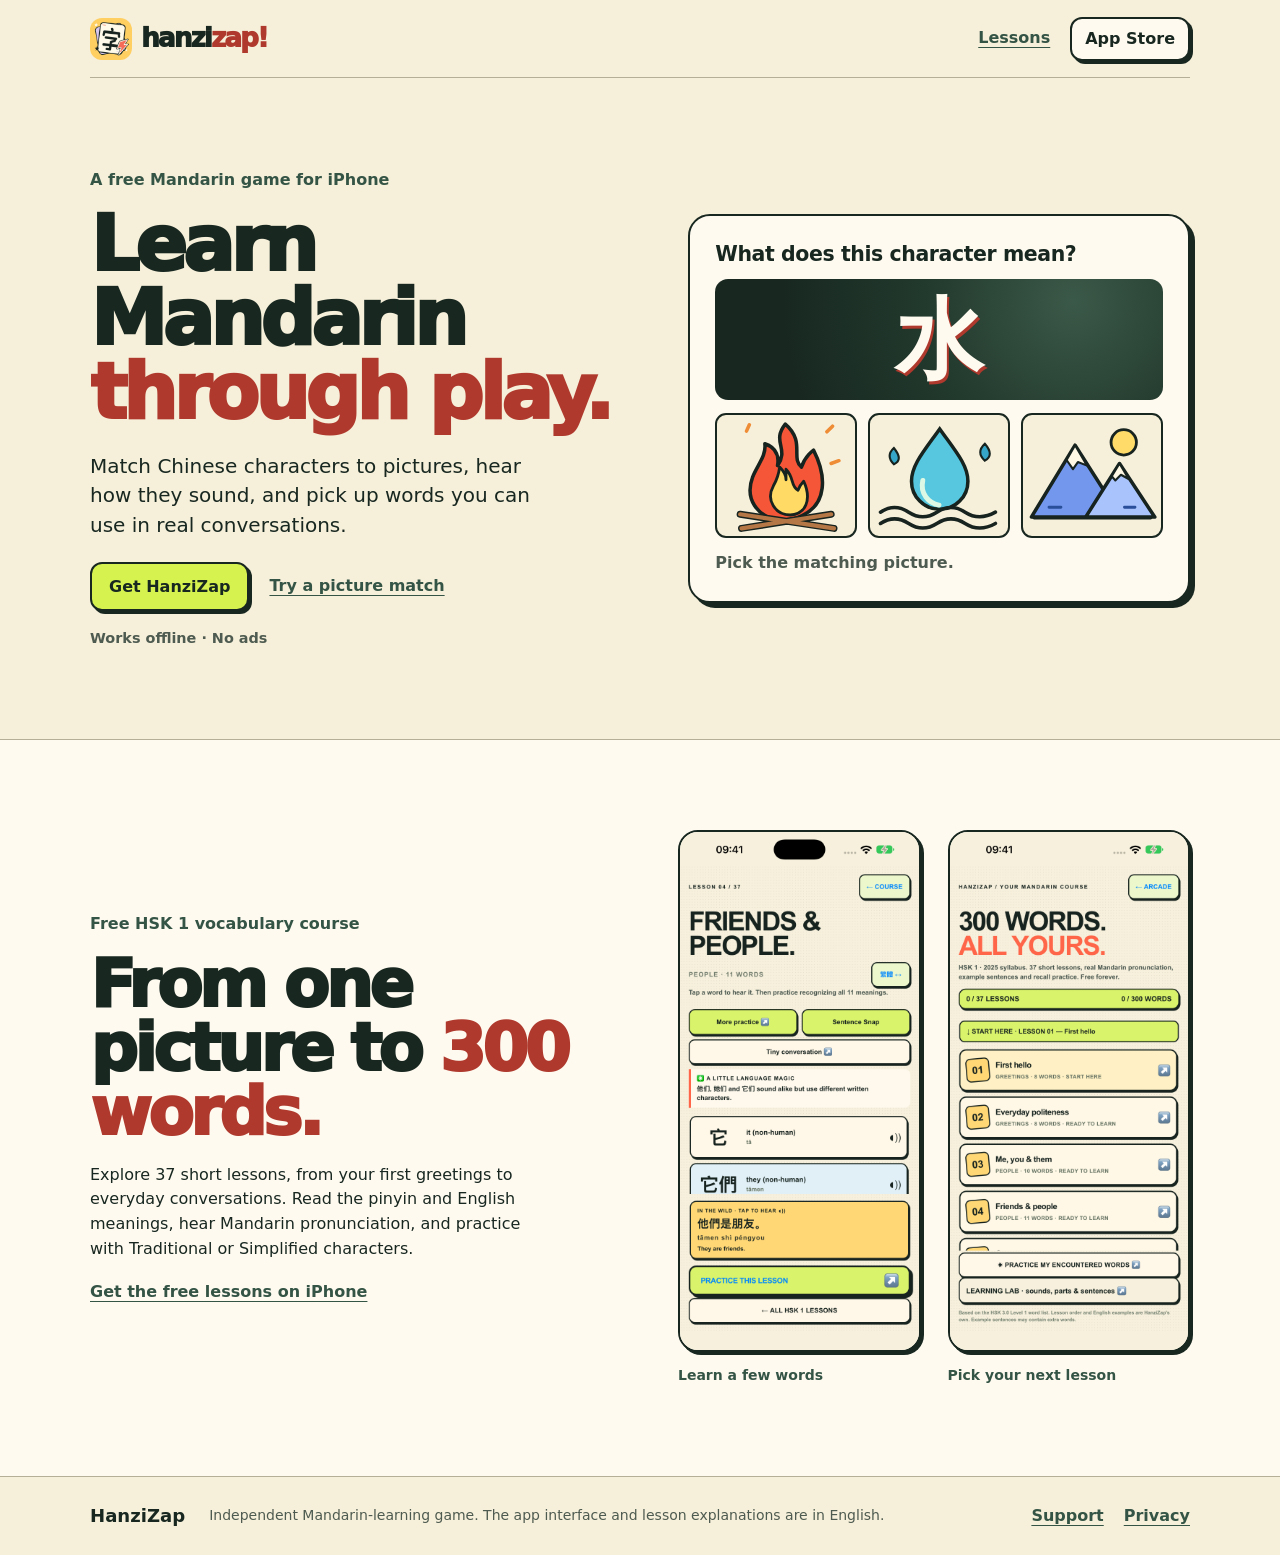
<file: index.html>
<!doctype html>
<html lang="en">
<head>
  <meta charset="utf-8">
  <meta name="viewport" content="width=device-width, initial-scale=1">
  <meta name="theme-color" content="#f6efd9">
  <meta name="description" content="Try a Mandarin picture match, then keep playing in HanziZap. Learn 300 HSK 1 words in 37 free beginner lessons on iPhone.">
  <meta property="og:type" content="website">
  <meta property="og:title" content="HanziZap · Learn Mandarin through play">
  <meta property="og:description" content="Match a character to a picture. Try a free round of HanziZap, then explore 37 beginner Mandarin lessons.">
  <meta property="og:url" content="https://hanzizap.com/">
  <meta property="og:image" content="https://hanzizap.com/funnel-assets/share.jpg">
  <meta name="twitter:card" content="summary_large_image">
  <link rel="canonical" href="https://hanzizap.com/">
  <link rel="icon" href="funnel-assets/app-icon.png" type="image/png">
  <link rel="stylesheet" href="funnel.css">
  <script src="funnel.js" defer></script>
  <title>HanziZap · Learn Mandarin through play</title>
</head>
<body>
  <a class="skip-link" href="#main">Skip to content</a>
  <header class="site-header shell">
    <a class="brand" href="#top" aria-label="HanziZap home">
      <img src="funnel-assets/app-icon.png" alt="" width="42" height="42">
      <span>hanzi<span class="brand-accent">zap!</span></span>
    </a>
    <nav aria-label="Main navigation">
      <a class="section-link" href="#lessons">Lessons</a>
      <a class="store-button store-button-small" data-store-link href="https://apps.apple.com/app/apple-store/id6828745593?pt=120207506&amp;ct=website&amp;mt=8">App Store</a>
    </nav>
  </header>

  <main id="main">
    <section class="hero shell" id="top" aria-labelledby="hero-title">
      <div class="hero-copy">
        <p class="hero-label">A free Mandarin game for iPhone</p>
        <h1 id="hero-title">Learn Mandarin <span>through play.</span></h1>
        <p class="hero-description">Match Chinese characters to pictures, hear how they sound, and pick up words you can use in real conversations.</p>
        <div class="hero-actions">
          <a class="store-button" data-store-link href="https://apps.apple.com/app/apple-store/id6828745593?pt=120207506&amp;ct=website&amp;mt=8">Get HanziZap</a>
          <a class="section-link" href="#try">Try a picture match</a>
        </div>
        <p class="hero-facts">Works offline · No ads</p>
      </div>

      <section class="game-card" id="try" aria-labelledby="demo-title">
        <h2 id="demo-title">What does this character mean?</h2>
        <div class="demo" data-demo hidden>
          <p class="character" data-character lang="zh-Hant" tabindex="-1">水</p>
          <div class="choices" role="group" aria-label="Pick the matching picture">
            <button type="button" class="choice" data-choice="">
              <img src="funnel-assets/fire.svg" alt="Fire" width="190" height="166">
              <span class="choice-mark" aria-hidden="true"></span>
            </button>
            <button type="button" class="choice" data-choice="">
              <img src="funnel-assets/water.svg" alt="Water" width="190" height="166">
              <span class="choice-mark" aria-hidden="true"></span>
            </button>
            <button type="button" class="choice" data-choice="">
              <img src="funnel-assets/mountain.svg" alt="Mountain" width="190" height="166">
              <span class="choice-mark" aria-hidden="true"></span>
            </button>
          </div>
          <p class="feedback" data-feedback role="status">Pick the matching picture.</p>
          <div class="game-actions" data-game-actions hidden>
            <a class="store-button" data-store-link href="https://apps.apple.com/app/apple-store/id6828745593?pt=120207506&amp;ct=website&amp;mt=8">Keep playing on iPhone</a>
            <button type="button" class="section-link replay" data-next>Try another</button>
          </div>
        </div>
        <noscript>
          <div class="demo-fallback">
            <p class="character" lang="zh-Hant">水</p>
            <p>Shuǐ means water.</p>
            <a class="store-button" href="https://apps.apple.com/app/apple-store/id6828745593?pt=120207506&amp;ct=website&amp;mt=8">Play the game on iPhone</a>
          </div>
        </noscript>
      </section>
    </section>

    <section class="lesson-section" id="lessons" aria-labelledby="lesson-title">
      <div class="shell lesson-layout">
        <div class="lesson-copy">
          <p class="lesson-label">Free HSK 1 vocabulary course</p>
          <h2 id="lesson-title">From one picture to <span>300 words.</span></h2>
          <p>Explore 37 short lessons, from your first greetings to everyday conversations. Read the pinyin and English meanings, hear Mandarin pronunciation, and practice with Traditional or Simplified characters.</p>
          <a class="section-link" data-store-link href="https://apps.apple.com/app/apple-store/id6828745593?pt=120207506&amp;ct=website&amp;mt=8">Get the free lessons on iPhone</a>
        </div>
        <div class="screens">
          <figure>
            <img src="funnel-assets/lesson.png" alt="HanziZap lesson with Mandarin vocabulary, pinyin, and English meanings" width="1320" height="2868" loading="lazy">
            <figcaption>Learn a few words</figcaption>
          </figure>
          <figure>
            <img src="funnel-assets/course.png" alt="HanziZap course screen with a list of beginner Mandarin lessons" width="1320" height="2868" loading="lazy">
            <figcaption>Pick your next lesson</figcaption>
          </figure>
        </div>
      </div>
    </section>
  </main>

  <footer class="site-footer shell">
    <span class="footer-brand">HanziZap</span>
    <p>Independent Mandarin-learning game. The app interface and lesson explanations are in English.</p>
    <nav aria-label="Footer">
      <a class="section-link" href="support.html">Support</a>
      <a class="section-link" href="privacy.html">Privacy</a>
    </nav>
  </footer>
</body>
</html>
</file>
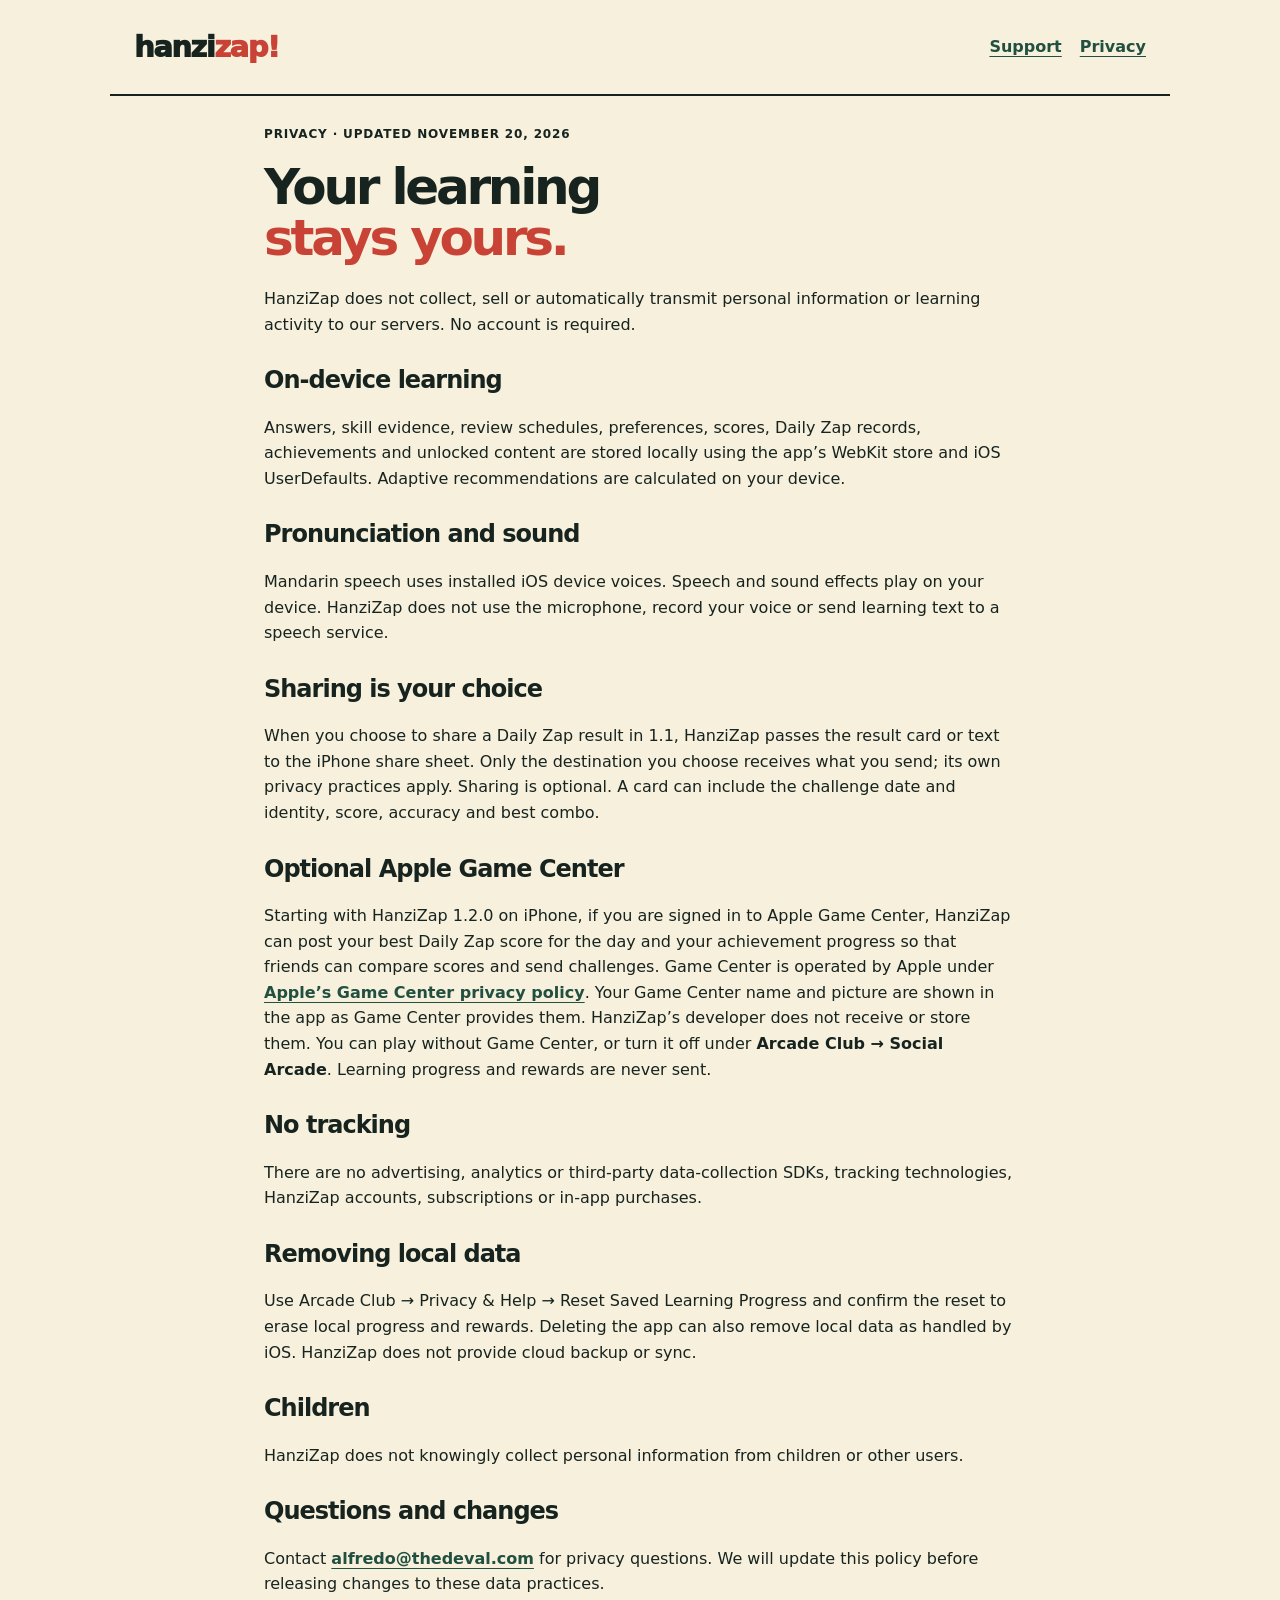
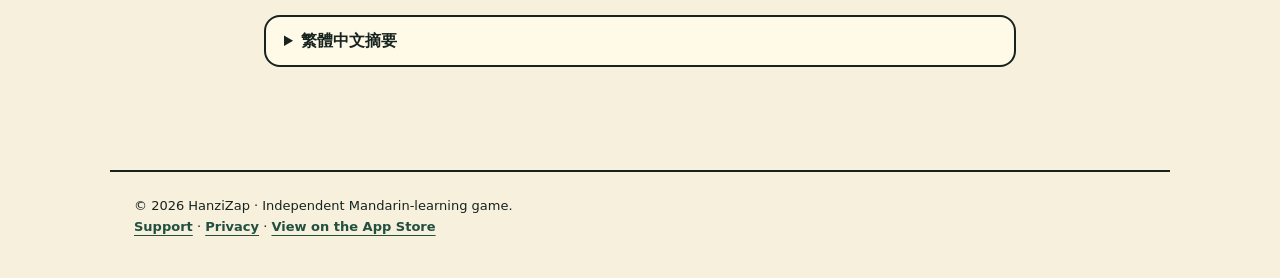
<file: privacy.html>
<!doctype html><html lang="en"><head><meta charset="utf-8"><meta name="viewport" content="width=device-width,initial-scale=1"><meta name="theme-color" content="#f6f0dc"><meta name="description" content="HanziZap turns beginner Mandarin into illustrated arcade games and 37 free HSK 1 lessons. Learn offline, without ads or an account."><title>Privacy · HanziZap</title><style>*{box-sizing:border-box}body{margin:0;background:#f6f0dc;color:#17231f;font-family:system-ui,-apple-system,sans-serif;line-height:1.6;background-image:radial-gradient(#17231f18 .7px,transparent .7px);background-size:8px 8px}header,main,footer{max-width:1060px;margin:auto;padding:24px}header{display:flex;align-items:center;justify-content:space-between;gap:16px;flex-wrap:wrap;border-bottom:2px solid #17231f}header>a{font-size:29px;font-weight:950;letter-spacing:-1.5px;text-decoration:none;color:#17231f}header>a span,.accent{color:#c84235}nav{display:flex;gap:18px;flex-wrap:wrap}a{color:#214f40;font-weight:800;text-underline-offset:4px}a:focus-visible,summary:focus-visible{outline:3px solid #c84235;outline-offset:4px}h1{font-size:clamp(40px,7vw,78px);letter-spacing:-.065em;line-height:1.02;margin:16px 0 22px}h2{font-size:26px;letter-spacing:-1px;line-height:1.15;margin-top:30px}p{font-size:17px;max-width:760px}small,.eyebrow{font-size:12px;font-weight:850;letter-spacing:.07em}.hero{display:grid;grid-template-columns:1fr 230px;gap:40px;align-items:center;padding:35px 0}.icon{width:230px;height:230px;border-radius:50px;transform:rotate(5deg);box-shadow:7px 9px 0 #17231f}.button{display:inline-block;padding:14px 24px;min-height:48px;border:2px solid #17231f;border-radius:15px;background:#def166;color:#17231f;text-decoration:none;box-shadow:4px 5px 0 #17231f;margin:10px 8px 16px 0}.grid{display:grid;grid-template-columns:repeat(3,1fr);gap:18px}.card{padding:22px;border:2px solid #17231f;border-radius:20px;background:#fff9e7;box-shadow:4px 5px 0 #17231f}.card h2{margin:0 0 12px}.card p{font-size:15px;margin-bottom:0}.next{background:#ffd775;border:2px solid #17231f;border-radius:22px;padding:28px;margin:32px 0}.next h2{font-size:36px;margin-top:8px}.next p{max-width:860px}.prose{max-width:800px;padding-bottom:50px}.prose h1{font-size:50px}.prose h2{font-size:24px}.prose p,.prose li{font-size:16px}.notice{border-left:5px solid #c84235;padding:8px 18px;background:#fff9e7}footer{border-top:2px solid #17231f;margin-top:35px;font-size:13px;padding-bottom:40px}details{border:2px solid #17231f;border-radius:16px;padding:0 18px;background:#fff9e7;margin:18px 0}summary{min-height:48px;align-content:center;cursor:pointer;font-weight:800}@media(max-width:720px){.hero{grid-template-columns:1fr;gap:20px}.icon{width:140px;height:140px;grid-row:1}.grid{grid-template-columns:1fr}.next{padding:20px}header,main,footer{padding:20px}.prose h1{font-size:39px}}@media(prefers-reduced-motion:reduce){*{scroll-behavior:auto}}</style></head><body><header><a href="index.html" aria-label="HanziZap home">hanzi<span>zap!</span></a><nav aria-label="Main"><a href="support.html">Support</a><a href="privacy.html">Privacy</a></nav></header><main class="prose"><span class="eyebrow">PRIVACY · UPDATED NOVEMBER 20, 2026</span><h1>Your learning<br><span class="accent">stays yours.</span></h1><p>HanziZap does not collect, sell or automatically transmit personal information or learning activity to our servers. No account is required.</p><h2>On-device learning</h2><p>Answers, skill evidence, review schedules, preferences, scores, Daily Zap records, achievements and unlocked content are stored locally using the app’s WebKit store and iOS UserDefaults. Adaptive recommendations are calculated on your device.</p><h2>Pronunciation and sound</h2><p>Mandarin speech uses installed iOS device voices. Speech and sound effects play on your device. HanziZap does not use the microphone, record your voice or send learning text to a speech service.</p><h2>Sharing is your choice</h2><p>When you choose to share a Daily Zap result in 1.1, HanziZap passes the result card or text to the iPhone share sheet. Only the destination you choose receives what you send; its own privacy practices apply. Sharing is optional. A card can include the challenge date and identity, score, accuracy and best combo.</p><h2>Optional Apple Game Center</h2>
<p>Starting with HanziZap 1.2.0 on iPhone, if you are signed in to Apple Game Center, HanziZap can post your best Daily Zap score for the day and your achievement progress so that friends can compare scores and send challenges. Game Center is operated by Apple under <a href="https://www.apple.com/legal/privacy/data/en/game-center/">Apple’s Game Center privacy policy</a>. Your Game Center name and picture are shown in the app as Game Center provides them. HanziZap’s developer does not receive or store them. You can play without Game Center, or turn it off under <strong>Arcade Club → Social Arcade</strong>. Learning progress and rewards are never sent.</p>
<h2>No tracking</h2><p>There are no advertising, analytics or third-party data-collection SDKs, tracking technologies, HanziZap accounts, subscriptions or in-app purchases.</p><h2>Removing local data</h2><p>Use Arcade Club → Privacy &amp; Help → Reset Saved Learning Progress and confirm the reset to erase local progress and rewards. Deleting the app can also remove local data as handled by iOS. HanziZap does not provide cloud backup or sync.</p><h2>Children</h2><p>HanziZap does not knowingly collect personal information from children or other users.</p><h2>Questions and changes</h2><p>Contact <a href="mailto:alfredo@thedeval.com?subject=HanziZap%20Privacy">alfredo@thedeval.com</a> for privacy questions. We will update this policy before releasing changes to these data practices.</p><details><summary lang="zh-Hant">繁體中文摘要</summary><p lang="zh-Hant">學習紀錄、複習安排、成績與獎勵保存在裝置上；個人化練習也在裝置上計算。HanziZap 不蒐集個人資料，不含廣告、分析或追蹤工具，也不使用麥克風。若你選擇分享，成績卡或文字會透過系統分享功能傳給你選定的服務。重設或刪除 App 可能會永久移除本機進度；目前沒有雲端同步或備份。</p>
<p lang="zh-Hant">從 iPhone 版 HanziZap 1.2.0 起，若你登入 Apple Game Center，HanziZap 可將當天的每日 Zap 最高分及 Game Center 成就進度傳送給 Apple，讓好友比較成績與發送挑戰。Game Center 由 Apple 營運，適用 <a href="https://www.apple.com/legal/privacy/data/en/game-center/">Apple 的 Game Center 隱私權說明</a>。遊戲會顯示 Apple 提供的 Game Center 名稱與照片。HanziZap 的開發者不會接收或儲存這些資料。你可以離線遊玩，也可以在 <strong>Arcade Club → Social Arcade</strong> 關閉 Game Center。學習進度與獎勵仍保留在裝置上。</p>
</details></main><footer>© 2026 HanziZap · Independent Mandarin-learning game.<br><a href="support.html">Support</a> · <a href="privacy.html">Privacy</a> · <a href="https://apps.apple.com/app/id6828745593">View on the App Store</a></footer></body></html>
</file>
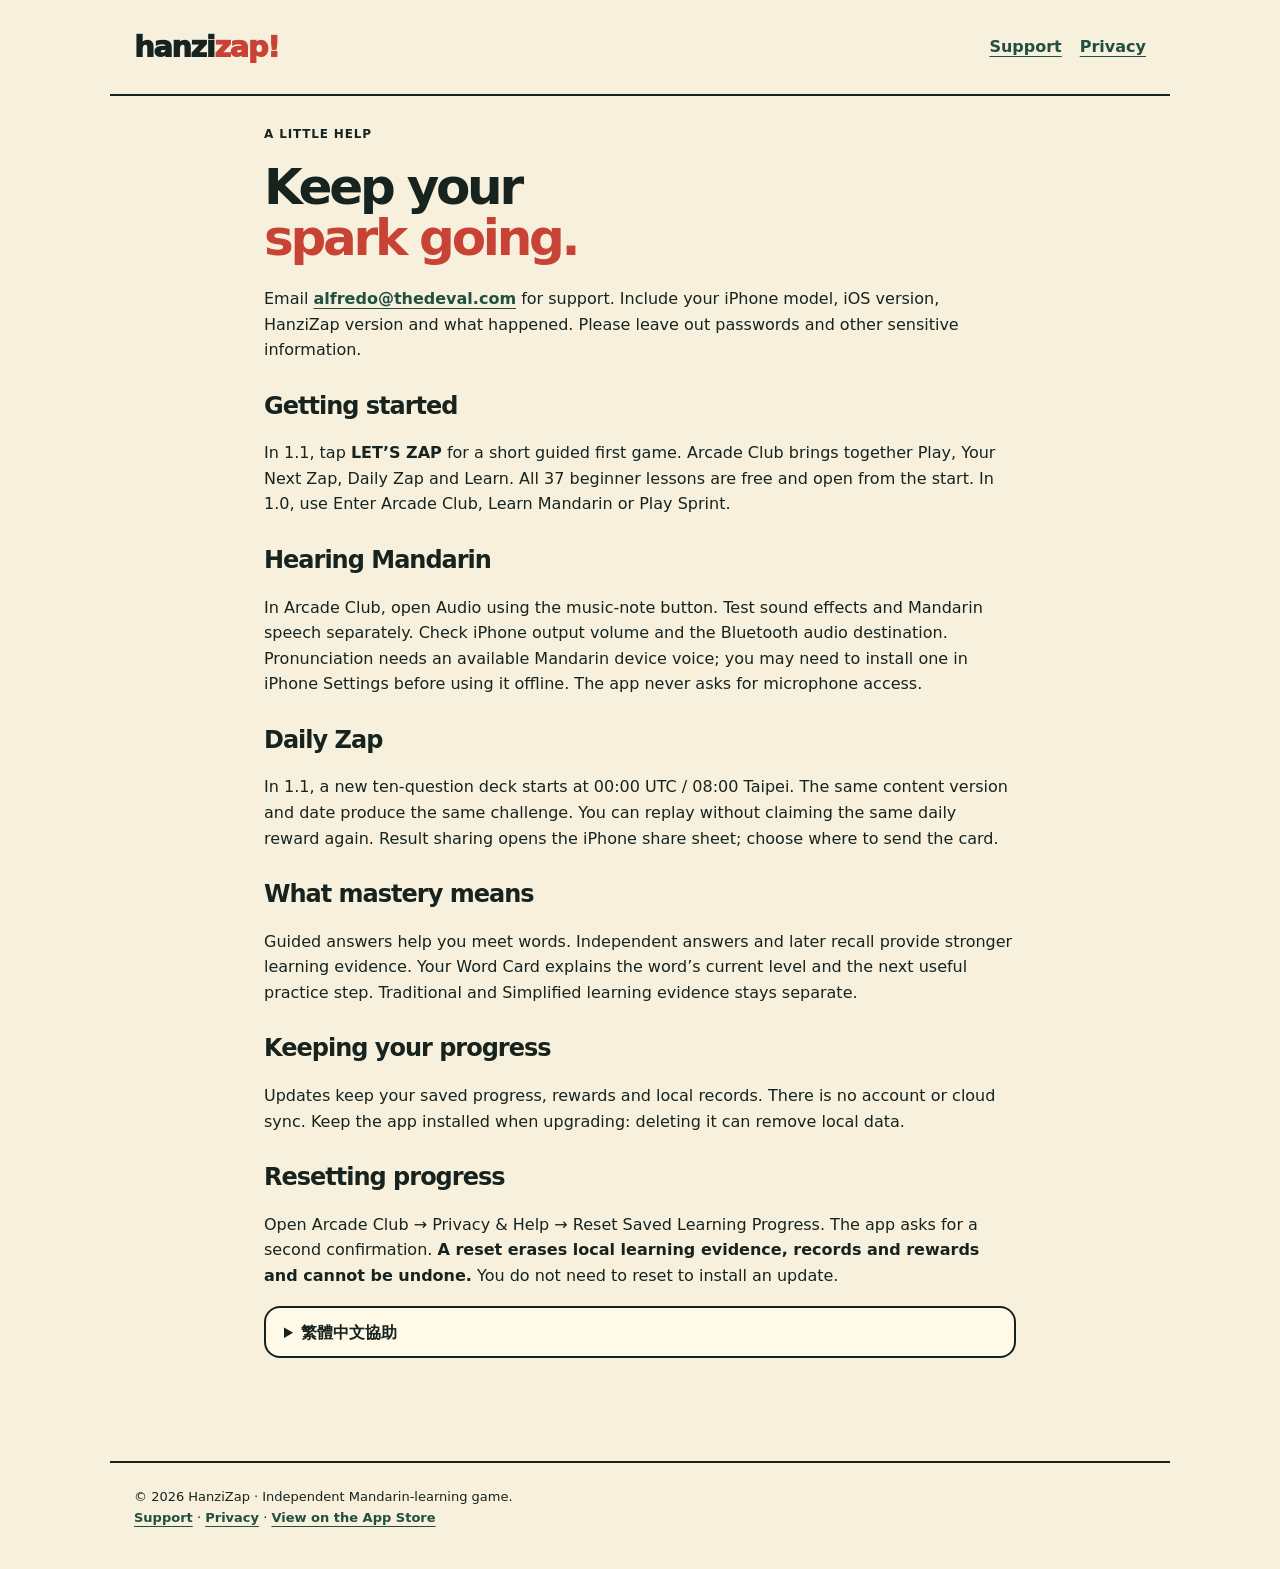
<file: support.html>
<!doctype html><html lang="en"><head><meta charset="utf-8"><meta name="viewport" content="width=device-width,initial-scale=1"><meta name="theme-color" content="#f6f0dc"><meta name="description" content="HanziZap turns beginner Mandarin into illustrated arcade games and 37 free HSK 1 lessons. Learn offline, without ads or an account."><title>Support · HanziZap</title><style>*{box-sizing:border-box}body{margin:0;background:#f6f0dc;color:#17231f;font-family:system-ui,-apple-system,sans-serif;line-height:1.6;background-image:radial-gradient(#17231f18 .7px,transparent .7px);background-size:8px 8px}header,main,footer{max-width:1060px;margin:auto;padding:24px}header{display:flex;align-items:center;justify-content:space-between;gap:16px;flex-wrap:wrap;border-bottom:2px solid #17231f}header>a{font-size:29px;font-weight:950;letter-spacing:-1.5px;text-decoration:none;color:#17231f}header>a span,.accent{color:#c84235}nav{display:flex;gap:18px;flex-wrap:wrap}a{color:#214f40;font-weight:800;text-underline-offset:4px}a:focus-visible,summary:focus-visible{outline:3px solid #c84235;outline-offset:4px}h1{font-size:clamp(40px,7vw,78px);letter-spacing:-.065em;line-height:1.02;margin:16px 0 22px}h2{font-size:26px;letter-spacing:-1px;line-height:1.15;margin-top:30px}p{font-size:17px;max-width:760px}small,.eyebrow{font-size:12px;font-weight:850;letter-spacing:.07em}.hero{display:grid;grid-template-columns:1fr 230px;gap:40px;align-items:center;padding:35px 0}.icon{width:230px;height:230px;border-radius:50px;transform:rotate(5deg);box-shadow:7px 9px 0 #17231f}.button{display:inline-block;padding:14px 24px;min-height:48px;border:2px solid #17231f;border-radius:15px;background:#def166;color:#17231f;text-decoration:none;box-shadow:4px 5px 0 #17231f;margin:10px 8px 16px 0}.grid{display:grid;grid-template-columns:repeat(3,1fr);gap:18px}.card{padding:22px;border:2px solid #17231f;border-radius:20px;background:#fff9e7;box-shadow:4px 5px 0 #17231f}.card h2{margin:0 0 12px}.card p{font-size:15px;margin-bottom:0}.next{background:#ffd775;border:2px solid #17231f;border-radius:22px;padding:28px;margin:32px 0}.next h2{font-size:36px;margin-top:8px}.next p{max-width:860px}.prose{max-width:800px;padding-bottom:50px}.prose h1{font-size:50px}.prose h2{font-size:24px}.prose p,.prose li{font-size:16px}.notice{border-left:5px solid #c84235;padding:8px 18px;background:#fff9e7}footer{border-top:2px solid #17231f;margin-top:35px;font-size:13px;padding-bottom:40px}details{border:2px solid #17231f;border-radius:16px;padding:0 18px;background:#fff9e7;margin:18px 0}summary{min-height:48px;align-content:center;cursor:pointer;font-weight:800}@media(max-width:720px){.hero{grid-template-columns:1fr;gap:20px}.icon{width:140px;height:140px;grid-row:1}.grid{grid-template-columns:1fr}.next{padding:20px}header,main,footer{padding:20px}.prose h1{font-size:39px}}@media(prefers-reduced-motion:reduce){*{scroll-behavior:auto}}</style></head><body><header><a href="index.html" aria-label="HanziZap home">hanzi<span>zap!</span></a><nav aria-label="Main"><a href="support.html">Support</a><a href="privacy.html">Privacy</a></nav></header><main class="prose"><span class="eyebrow">A LITTLE HELP</span><h1>Keep your<br><span class="accent">spark going.</span></h1><p>Email <a href="mailto:alfredo@thedeval.com?subject=HanziZap%20Support">alfredo@thedeval.com</a> for support. Include your iPhone model, iOS version, HanziZap version and what happened. Please leave out passwords and other sensitive information.</p><h2>Getting started</h2><p>In 1.1, tap <strong>LET’S ZAP</strong> for a short guided first game. Arcade Club brings together Play, Your Next Zap, Daily Zap and Learn. All 37 beginner lessons are free and open from the start. In 1.0, use Enter Arcade Club, Learn Mandarin or Play Sprint.</p><h2>Hearing Mandarin</h2><p>In Arcade Club, open Audio using the music-note button. Test sound effects and Mandarin speech separately. Check iPhone output volume and the Bluetooth audio destination. Pronunciation needs an available Mandarin device voice; you may need to install one in iPhone Settings before using it offline. The app never asks for microphone access.</p><h2>Daily Zap</h2><p>In 1.1, a new ten-question deck starts at 00:00 UTC / 08:00 Taipei. The same content version and date produce the same challenge. You can replay without claiming the same daily reward again. Result sharing opens the iPhone share sheet; choose where to send the card.</p><h2>What mastery means</h2><p>Guided answers help you meet words. Independent answers and later recall provide stronger learning evidence. Your Word Card explains the word’s current level and the next useful practice step. Traditional and Simplified learning evidence stays separate.</p><h2>Keeping your progress</h2><p>Updates keep your saved progress, rewards and local records. There is no account or cloud sync. Keep the app installed when upgrading: deleting it can remove local data.</p><h2>Resetting progress</h2><p>Open Arcade Club → Privacy &amp; Help → Reset Saved Learning Progress. The app asks for a second confirmation. <strong>A reset erases local learning evidence, records and rewards and cannot be undone.</strong> You do not need to reset to install an update.</p><details><summary lang="zh-Hant">繁體中文協助</summary><div lang="zh-Hant"><p>需要協助，請寄信至 <a href="mailto:alfredo@thedeval.com">alfredo@thedeval.com</a>，並附上 iPhone 型號、iOS 版本、HanziZap 版本及問題發生步驟。</p><p>1.1 版可從 LET’S ZAP 開始引導遊戲。發音需要裝置上可用的華語語音；離線使用前，可能需先在 iPhone 設定中安裝語音。介面與解說以英文呈現，學習漢字可切換繁體或簡體。</p><p>更新會保留既有進度。請直接更新，不需刪除或重設 App；刪除或重設可能會永久移除本機進度。</p></div></details></main><footer>© 2026 HanziZap · Independent Mandarin-learning game.<br><a href="support.html">Support</a> · <a href="privacy.html">Privacy</a> · <a href="https://apps.apple.com/app/id6828745593">View on the App Store</a></footer></body></html>
</file>
<file: funnel.css>
:root {
  color-scheme: light;
  --background: #f6efd9;
  --paper: #fffaf0;
  --ink: #182821;
  --muted: #4e5b50;
  --line: #b4af96;
  --lime: #d6f24f;
  --red: #af392d;
  --green: #345445;
  --yellow: #ffe29b;
  --shadow: 5px 5px 0 var(--ink);
  font-family: system-ui, -apple-system, BlinkMacSystemFont, sans-serif;
}

*, *::before, *::after {
  box-sizing: border-box;
}

[hidden] {
  display: none !important;
}

html {
  scroll-behavior: smooth;
}

body {
  margin: 0;
  color: var(--ink);
  background: var(--background);
  line-height: 1.55;
}

button {
  font: inherit;
}

a {
  color: inherit;
}

img {
  display: block;
  max-width: 100%;
}

:focus-visible {
  outline: 3px solid var(--red);
  outline-offset: 4px;
}

.shell {
  width: min(1100px, calc(100% - 48px));
  margin-inline: auto;
}

.skip-link {
  position: fixed;
  z-index: 2;
  inset: 12px auto auto 12px;
  padding: 8px 14px;
  transform: translateY(-200%);
  background: var(--paper);
  font-weight: 750;
}

.skip-link:focus {
  transform: none;
}

.site-header, .site-footer {
  display: flex;
  flex-wrap: wrap;
  align-items: center;
  justify-content: space-between;
  gap: 14px 24px;
  min-height: 78px;
  padding-block: 14px;
}

.site-header {
  border-bottom: 1px solid var(--line);
}

.brand {
  display: inline-flex;
  align-items: center;
  gap: 9px;
  text-decoration: none;
  font-size: 1.65rem;
  font-weight: 930;
  letter-spacing: -.075em;
}

.brand img {
  border-radius: 12px;
}

.brand-accent, .hero h1 span, .lesson-copy h2 span {
  color: var(--red);
}

.site-header nav, .site-footer nav, .hero-actions, .game-actions {
  display: flex;
  flex-wrap: wrap;
  align-items: center;
  gap: 12px 20px;
}

.section-link {
  color: var(--green);
  font-weight: 760;
  text-decoration: underline;
  text-decoration-thickness: .09em;
  text-underline-offset: .24em;
}

.section-link:hover {
  color: var(--red);
}

.store-button {
  display: inline-flex;
  align-items: center;
  justify-content: center;
  min-height: 49px;
  padding: 10px 17px;
  border: 2px solid var(--ink);
  border-radius: 12px;
  background: var(--lime);
  box-shadow: 3px 3px 0 var(--ink);
  color: var(--ink);
  font-weight: 830;
  line-height: 1.2;
  text-align: center;
  text-decoration: none;
}

.store-button:hover {
  background: #e5f88a;
}

.store-button:active {
  transform: translate(1px, 1px);
  box-shadow: 2px 2px 0 var(--ink);
}

.store-button-small {
  min-height: 44px;
  padding-inline: 13px;
  background: var(--paper);
}

.hero {
  display: grid;
  grid-template-columns: minmax(0, 1.02fr) minmax(0, .98fr);
  align-items: center;
  gap: clamp(32px, 6vw, 76px);
  padding-block: clamp(40px, 7vw, 108px);
}

.hero-label, .lesson-label {
  margin: 0 0 16px;
  color: var(--green);
  font-weight: 790;
}

.hero h1, .lesson-copy h2 {
  margin: 0;
  font-weight: 940;
  letter-spacing: -.057em;
  line-height: .96;
}

.hero h1 {
  font-size: clamp(2.85rem, 6vw, 5.7rem);
}

.hero h1 span {
  display: block;
}

.hero-description {
  max-width: 37ch;
  margin: 22px 0;
  font-size: clamp(1.06rem, 2vw, 1.25rem);
  line-height: 1.48;
}

.hero-facts {
  margin: 16px 0 0;
  color: var(--muted);
  font-size: .9rem;
  font-weight: 650;
}

.game-card {
  min-width: 0;
  border: 2px solid var(--ink);
  border-radius: 22px;
  padding: clamp(16px, 3vw, 25px);
  background: var(--paper);
  box-shadow: var(--shadow);
  scroll-margin-top: 16px;
}

.game-card h2 {
  margin: 0 0 11px;
  font-size: clamp(1rem, 2.2vw, 1.28rem);
  letter-spacing: -.02em;
  line-height: 1.3;
}

.character {
  display: grid;
  min-height: 121px;
  margin: 0 0 13px;
  padding: 8px 10px;
  place-items: center;
  border-radius: 13px;
  color: var(--paper);
  background: radial-gradient(circle at 80% 18%, #3b5948 0, #22392d 40%, var(--ink) 78%);
  text-shadow: 2px 3px 0 var(--red);
  font-family: "PingFang TC", "Hiragino Sans GB", "Noto Sans CJK TC", sans-serif;
  font-size: clamp(3.55rem, 8vw, 5.5rem);
  font-weight: 800;
  line-height: 1;
}

.character:focus-visible {
  outline-offset: 2px;
}

.choices {
  display: grid;
  grid-template-columns: repeat(3, minmax(0, 1fr));
  gap: clamp(6px, 1.35vw, 11px);
}

.choice {
  position: relative;
  min-width: 0;
  min-height: 68px;
  padding: 2px;
  border: 2px solid var(--ink);
  border-radius: 11px;
  background: var(--background);
  color: var(--ink);
  cursor: pointer;
}

.choice:hover:not([aria-disabled="true"]) {
  background: var(--yellow);
  box-shadow: 0 2px 0 var(--ink);
}

.choice img {
  width: 100%;
  height: auto;
}

.choice[aria-disabled="true"] {
  cursor: default;
}

.choice[data-result="correct"] {
  border-color: var(--green);
  background: #e4edcb;
}

.choice[data-result="missed"] {
  border-color: var(--red);
}

.choice-mark:not(:empty) {
  position: absolute;
  inset: auto 3px 3px;
  padding: 2px;
  border-radius: 5px;
  background: var(--ink);
  color: var(--paper);
  text-align: center;
  font-size: .875rem;
  font-weight: 720;
}

.feedback {
  min-height: 1.55em;
  margin: 13px 0 0;
  color: var(--muted);
  font-weight: 650;
}

.feedback b {
  color: var(--ink);
}

.game-actions {
  margin-top: 13px;
  gap: 10px 15px;
}

.replay {
  min-height: 44px;
  padding: 0;
  border: 0;
  background: transparent;
  cursor: pointer;
}

.lesson-section {
  border-block: 1px solid var(--line);
  background: var(--paper);
}

.lesson-layout {
  display: grid;
  grid-template-columns: minmax(0, 1fr) minmax(0, 1fr);
  gap: clamp(26px, 6vw, 76px);
  align-items: center;
  padding-block: clamp(45px, 7vw, 90px);
}

.lesson-copy h2 {
  max-width: 12ch;
  font-size: clamp(2.5rem, 5.2vw, 4.5rem);
}

.lesson-copy p:not(.lesson-label) {
  max-width: 43ch;
  margin: 18px 0;
}

.screens {
  display: grid;
  grid-template-columns: repeat(2, minmax(0, 1fr));
  align-items: start;
  gap: clamp(12px, 2.5vw, 27px);
}

.screens figure {
  margin: 0;
}

.screens img {
  width: 100%;
  height: auto;
  border: 2px solid var(--ink);
  border-radius: clamp(10px, 2vw, 20px);
  background: var(--background);
  box-shadow: 3px 3px 0 var(--ink);
}

.screens figcaption {
  margin-top: 13px;
  color: var(--green);
  font-size: .875rem;
  font-weight: 720;
}

.site-footer {
  padding-block: 22px;
}

.site-footer p {
  flex: 1 1 260px;
  margin: 0;
  color: var(--muted);
  font-size: .875rem;
}

.footer-brand {
  font-size: 1.13rem;
  font-weight: 850;
}

@media (max-width: 735px) {
  .shell {
    width: calc(100% - 34px);
  }

  .hero, .lesson-layout {
    grid-template-columns: 1fr;
  }

  .hero {
    padding-block: 30px 47px;
  }

  .hero h1 {
    font-size: clamp(2.8rem, 9.7vw, 4.5rem);
  }

  .hero-description {
    margin-block: 15px 17px;
  }

  .game-card {
    max-width: 535px;
  }

  .screens {
    width: min(100%, 440px);
  }
}

@media (max-width: 380px) {
  .site-header nav .section-link {
    display: none;
  }

  .hero-actions {
    gap: 12px 14px;
  }
}

@media (prefers-reduced-motion: reduce) {
  html {
    scroll-behavior: auto;
  }
}
</file>
